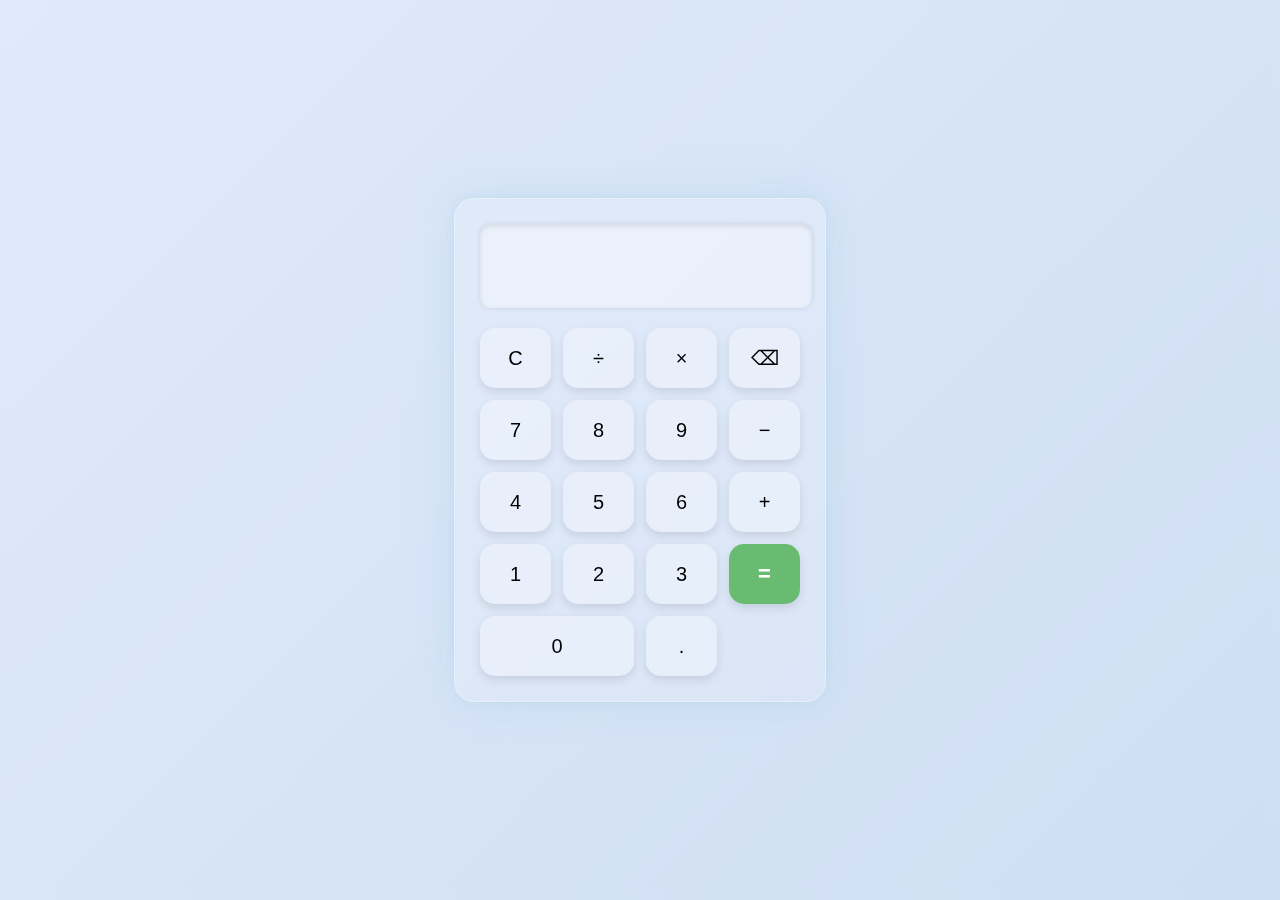
<file: Day2-Calc/index.html>
<!DOCTYPE html>
<html lang="en">
<head>
  <meta charset="UTF-8" />
  <meta name="viewport" content="width=device-width, initial-scale=1.0"/>
  <title>Simple Calculator</title>
  <link rel="stylesheet" href="styles.css" />
</head>
<body>
  <div class="calculator">
    <input type="text" id="display" readonly />
    <div class="buttons">
      <button onclick="clearDisplay()">C</button>
      <button onclick="appendValue('/')">÷</button>
      <button onclick="appendValue('*')">×</button>
      <button onclick="deleteLast()">⌫</button>

      <button onclick="appendValue('7')">7</button>
      <button onclick="appendValue('8')">8</button>
      <button onclick="appendValue('9')">9</button>
      <button onclick="appendValue('-')">−</button>

      <button onclick="appendValue('4')">4</button>
      <button onclick="appendValue('5')">5</button>
      <button onclick="appendValue('6')">6</button>
      <button onclick="appendValue('+')">+</button>

      <button onclick="appendValue('1')">1</button>
      <button onclick="appendValue('2')">2</button>
      <button onclick="appendValue('3')">3</button>
      <button class="equal" onclick="calculate()">=</button>

      <button onclick="appendValue('0')" class="zero">0</button>
      <button onclick="appendValue('.')">.</button>
    </div>
  </div>

  <script src="script.js"></script>
</body>
</html>
</file>
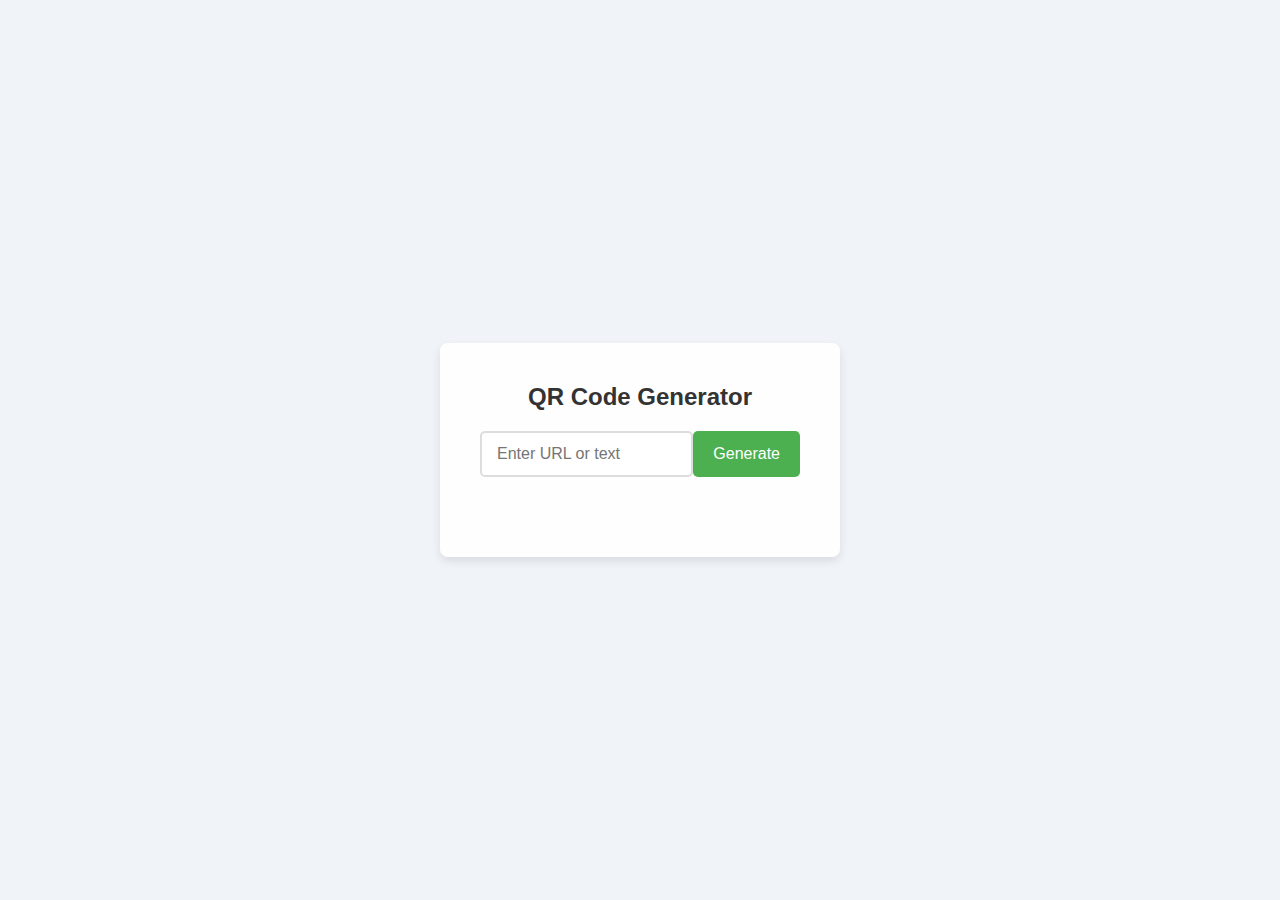
<file: Day3-QRCode/index.html>
<!DOCTYPE html>
<html lang="en">
<head>
    <meta charset="UTF-8">
    <meta name="viewport" content="width=device-width, initial-scale=1.0">
    <title>QR Code Generator</title>
    <link rel="stylesheet" href="style.css">
</head>
<body>
    <div class="container">
        <h1>QR Code Generator</h1>
        <div class="input-container">
            <input type="text" id="qr-input" placeholder="Enter URL or text" />
            <button id="generate-btn">Generate</button>
        </div>
        <div id="qr-code" class="qr-code-container"></div>
        <button id="download-btn" style="display:none;">Download QR Code</button>
    </div>

    <script src="https://davidshimjs.github.io/qrcodejs/qrcode.min.js"></script>
    <script src="script.js"></script>
</body>
</html>
</file>
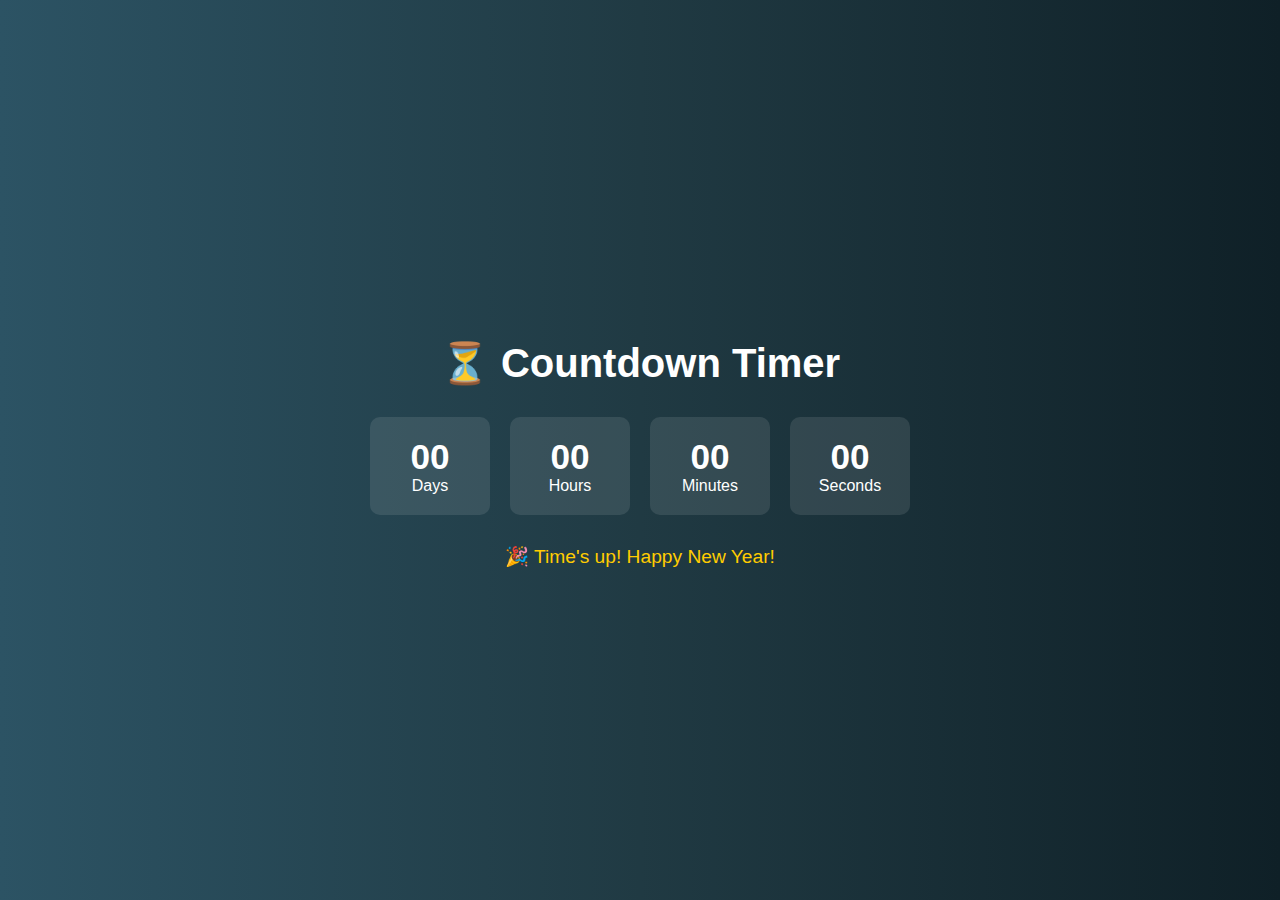
<file: Day6-CountDownTimer/index.html>
<!DOCTYPE html>
<html lang="en">
<head>
  <meta charset="UTF-8" />
  <meta name="viewport" content="width=device-width, initial-scale=1.0" />
  <title>Countdown Timer</title>
  <link rel="stylesheet" href="style.css" />
</head>
<body>
  <div class="container">
    <h1>⏳ Countdown Timer</h1>
    <div id="countdown">
      <div class="time-box"><span id="days">00</span><p>Days</p></div>
      <div class="time-box"><span id="hours">00</span><p>Hours</p></div>
      <div class="time-box"><span id="minutes">00</span><p>Minutes</p></div>
      <div class="time-box"><span id="seconds">00</span><p>Seconds</p></div>
    </div>
    <p id="message"></p>
  </div>

  <script src="script.js"></script>
</body>
</html>
</file>
<file: Day2-Calc/styles.css>
/* style.css */
body {
    background: linear-gradient(135deg, #e0eafc, #cfdef3);
    display: flex;
    justify-content: center;
    align-items: center;
    height: 100vh;
    font-family: 'Segoe UI', sans-serif;
    margin: 0;
    backdrop-filter: blur(4px);
  }
  .calculator {
    background: rgba(255, 255, 255, 0.15);
    padding: 25px;
    border-radius: 20px;
    backdrop-filter: blur(10px);
    -webkit-backdrop-filter: blur(10px);
    border: 1px solid rgba(255, 255, 255, 0.3);
    width: 320px;
  
    /* Soft glow effect */
    box-shadow:
      0 0 10px rgba(173, 216, 230, 0.3),
      0 0 30px rgba(173, 216, 230, 0.3),
      0 0 50px rgba(173, 216, 230, 0.2);
    transition: box-shadow 0.3s ease-in-out;
  }
  
#display {
  width: 100%;
  height: 60px;
  font-size: 26px;
  text-align: right;
  padding: 12px;
  padding-right: 0;
  border: none;
  border-radius: 10px;
  margin-bottom: 20px;
  background: rgba(255, 255, 255, 0.25);
  color: #000;
  box-shadow: inset 0 2px 5px rgba(0, 0, 0, 0.1);
  backdrop-filter: blur(5px);
  box-shadow:
  inset 0 2px 5px rgba(0, 0, 0, 0.1),
  0 0 5px rgba(0, 0, 0, 0.1);
}

.buttons {
    display: grid;
    grid-template-columns: repeat(4, 1fr);
    gap: 12px;
  }

button {
  height: 60px;
  font-size: 20px;
  border: none;
  border-radius: 15px;
  background: rgba(255, 255, 255, 0.2);
  color: #000;
  font-weight: 500;
  backdrop-filter: blur(10px);
  box-shadow: 0 4px 10px rgba(0, 0, 0, 0.1);
  transition: all 0.2s ease;
  cursor: pointer;
}

button:hover {
    background: rgba(255, 255, 255, 0.35);
    box-shadow: 0 0 10px rgba(173, 216, 230, 0.4);
  }

.equal {
    background: #4caf50;
    color: white;
    grid-row: span 2;
    font-size: 22px;
    font-weight: 600;
}

.equal {
    background: rgba(76, 175, 80, 0.8);
    color: white;
    grid-row: span 2;
    font-size: 22px;
    font-weight: 600;
  }

  .equal:hover {
    background: rgba(76, 175, 80, 1);
  }

  .zero {
  grid-column: span 2;
}

  button:active,
  button.active {
    transform: scale(0.95);
    background: rgba(255, 255, 255, 0.45) !important;
  }
</file>
<file: Day3-QRCode/style.css>
* {
    margin: 0;
    padding: 0;
    box-sizing: border-box;
}

body {
    font-family: 'Arial', sans-serif;
    background: #f0f4f8;
    display: flex;
    justify-content: center;
    align-items: center;
    height: 100vh;
    color: #333;
}

.container {
    background: rgba(255, 255, 255, 0.9); /* Light white background */
    padding: 40px;
    border-radius: 8px;
    box-shadow: 0 4px 10px rgba(0, 0, 0, 0.1);
    text-align: center;
    width: 100%;
    max-width: 400px;
}

h1 {
    font-size: 24px;
    margin-bottom: 20px;
    color: #333;
}

.input-container {
    display: flex;
    justify-content: space-between;
    margin-bottom: 20px;
}

input {
    width: 70%;
    padding: 12px 15px;
    border: 2px solid #ddd;
    border-radius: 5px;
    font-size: 16px;
    outline: none;
}

button {
    padding: 12px 20px;
    border: none;
    border-radius: 5px;
    background-color: #4CAF50;
    color: white;
    font-size: 16px;
    cursor: pointer;
    transition: background-color 0.3s ease;
}

button:hover {
    background-color: #45a049;
}

.qr-code-container {
    margin: 20px 0;
    display: flex;
    justify-content: center;
    align-items: center;
}

#download-btn {
    padding: 12px 20px;
    border: none;
    border-radius: 5px;
    background-color: #ff9800;
    color: white;
    font-size: 16px;
    cursor: pointer;
    transition: background-color 0.3s ease;
    display: inline-block;
}

#download-btn:hover {
    background-color: #f57c00;
}

#qr-code canvas {
    background-color: transparent;  /* Transparent background for the QR code */
}
</file>
<file: Day6-CountDownTimer/style.css>
body {
  margin: 0;
  font-family: 'Segoe UI', Tahoma, Geneva, Verdana, sans-serif;
  background: #0f2027;
  background: linear-gradient(to right, #2c5364, #203a43, #0f2027);
  color: #fff;
  display: flex;
  justify-content: center;
  align-items: center;
  height: 100vh;
}

.container {
  text-align: center;
}

h1 {
  font-size: 2.5rem;
  margin-bottom: 30px;
}

#countdown {
  display: flex;
  justify-content: center;
  gap: 20px;
}

.time-box {
  background: rgba(255, 255, 255, 0.1);
  padding: 20px;
  border-radius: 10px;
  min-width: 80px;
}

.time-box span {
  display: block;
  font-size: 2.2rem;
  font-weight: bold;
}

.time-box p {
  margin: 0;
  font-size: 1rem;
}

#message {
  margin-top: 30px;
  font-size: 1.2rem;
  color: #ffcc00;
}
</file>
